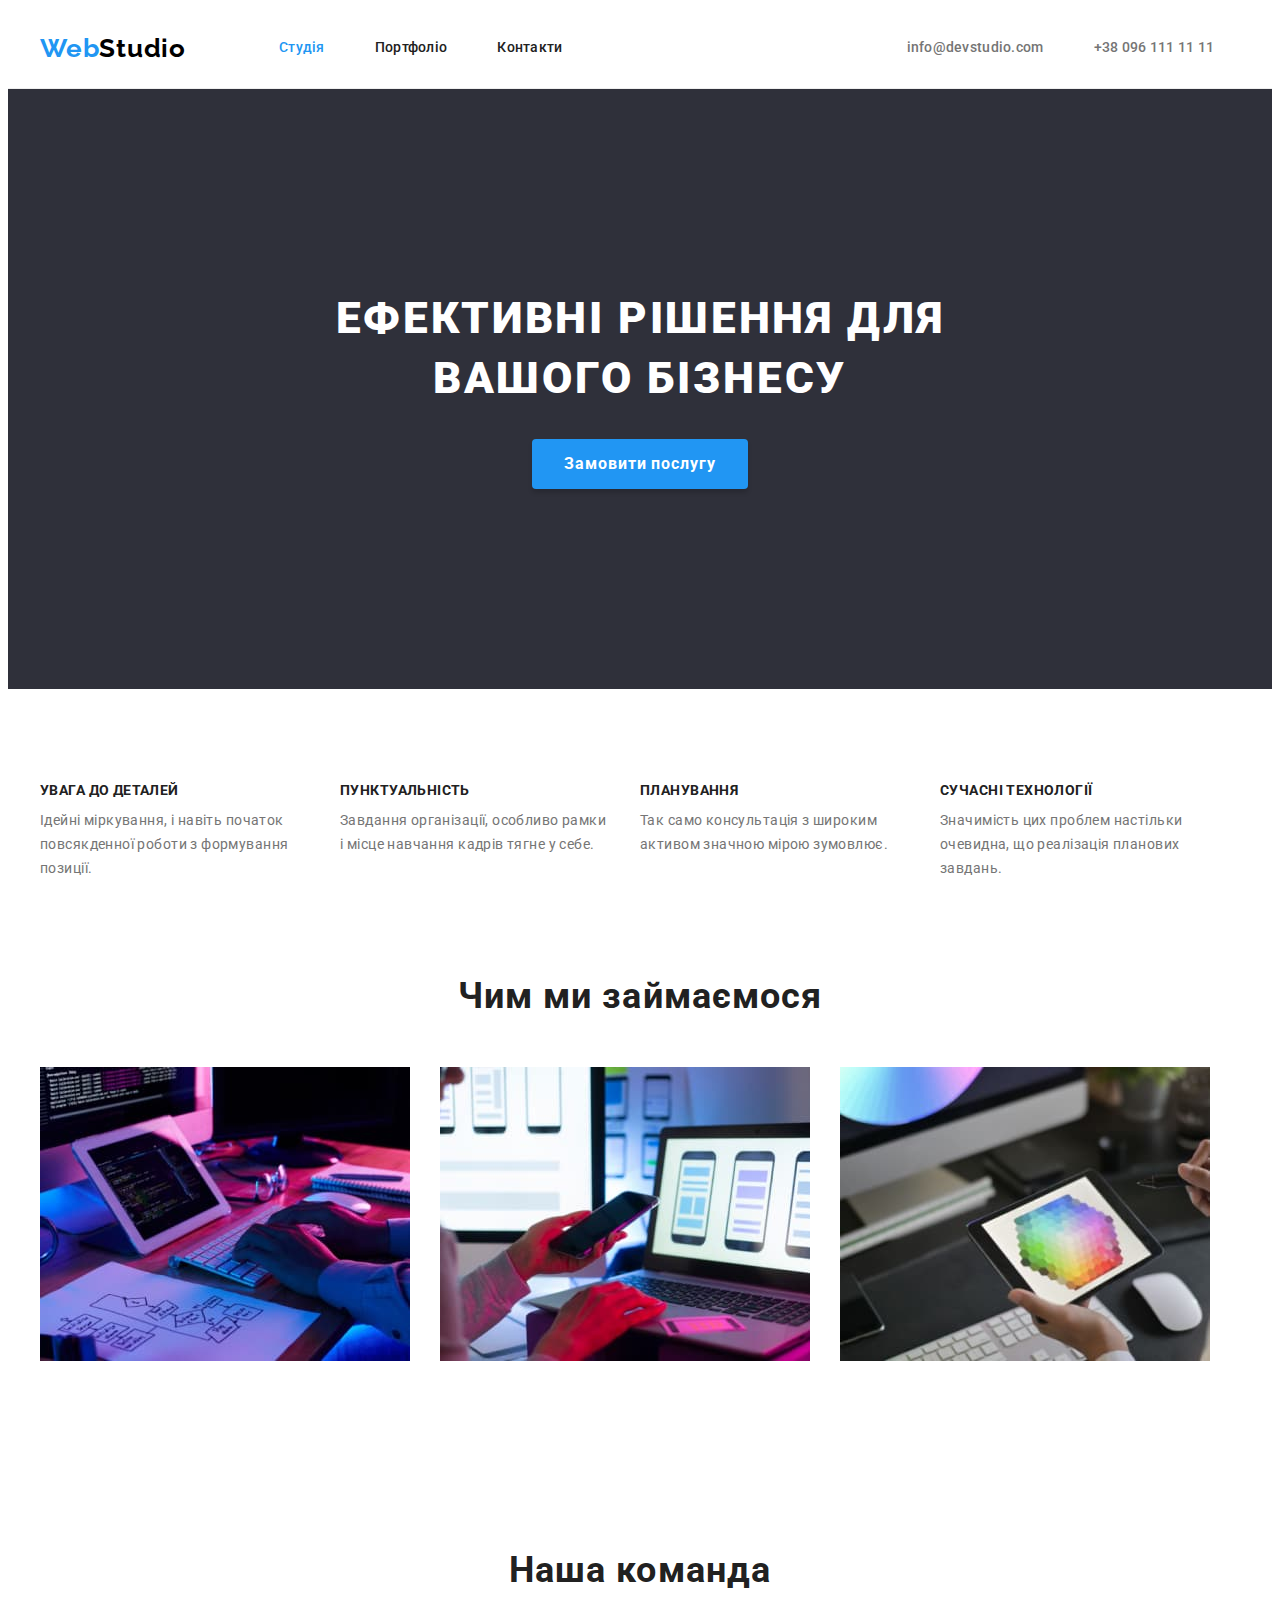
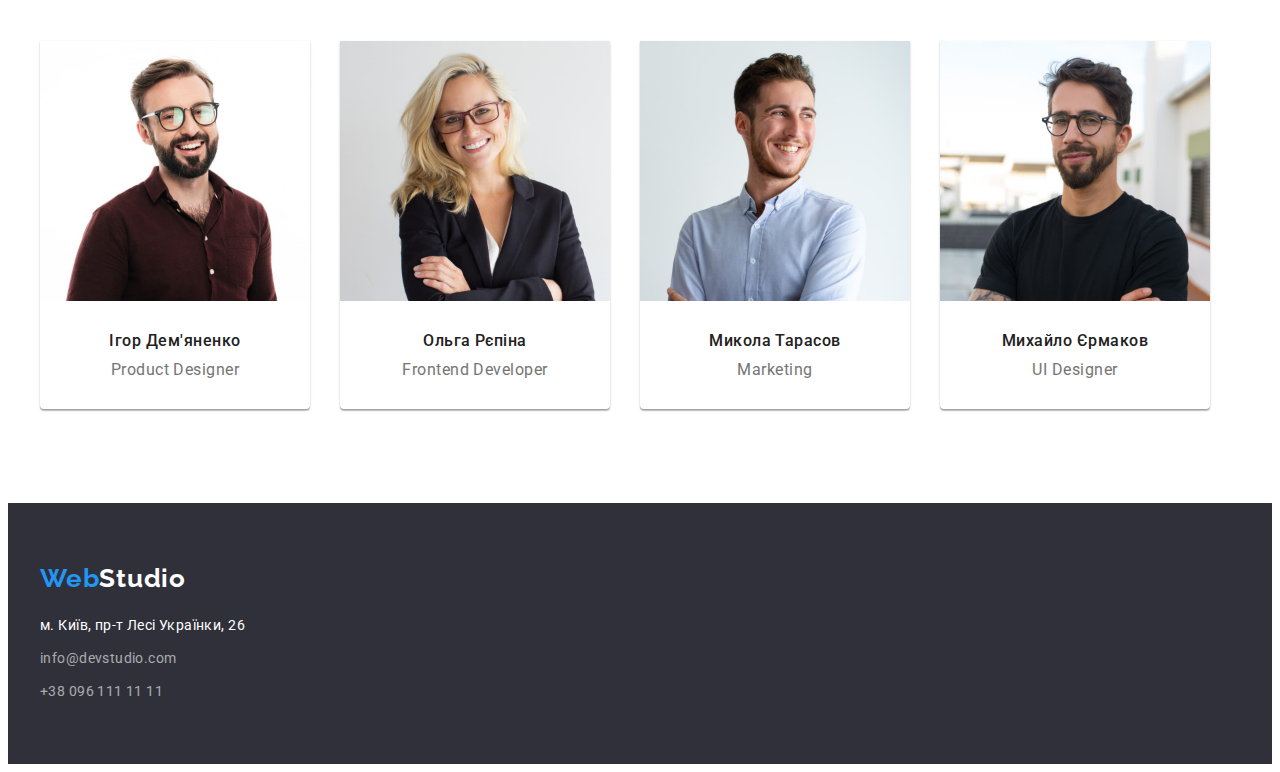
<file: index.html>
<!DOCTYPE html>
<html lang="uk">
<head>
    <meta charset="UTF-8">
    <meta http-equiv="X-UA-Compatible" content="IE=edge">
    <meta name="viewport" content="width=device-width, initial-scale=1.0">
    <title>WebStudio</title>

   <!-- Modern normalize -->
    <link rel="stylesheet" href="https://cdnjs.cloudflare.com/ajax/libs/modern-normalize/1.1.0/modern-normalize.min.css"
    integrity="sha512-wpPYUAdjBVSE4KJnH1VR1HeZfpl1ub8YT/NKx4PuQ5NmX2tKuGu6U/JRp5y+Y8XG2tV+wKQpNHVUX03MfMFn9Q=="
    crossorigin="anonymous" referrerpolicy="no-referrer" />

   <!-- Fonts -->
    <link rel="preconnect" href="https://fonts.googleapis.com" />
    <link rel="preconnect" href="https://fonts.gstatic.com" crossorigin />
    <link href="https://fonts.googleapis.com/css2?family=Raleway:wght@700&family=Roboto:wght@400;500;700;900&display=swap"
        rel="stylesheet" />

    <!-- Custom styles -->
    <link rel="stylesheet" href="./css/styles.css">

</head>
<body>
    <!-- Header section -->
    <header class="header">
        <div class="container heder-container">
            <nav class="main-nav heder-container"> 
                <a class="logo link" href="/">Web<span class="logo-header">Studio</span></a>

                <ul class="site-nav list">
                    <li class="iteam"> <a href="" class="link current ">Студія</a></li>
                    <li class="iteam"> <a href="./portfolio.html" class="link">Портфоліо</a></li>
                    <li class="iteam"> <a href="" class="link">Контакти</a></li>
                </ul>
            </nav>
            <a href="info@devstudio.com" class="contacts link contacts-iteam">info@devstudio.com</a>
            <a href="tel:+380961111111" class="contacts link contacts-iteam">+38 096 111 11 11</a>
        </div>
    </header>

  <!-- Main section -->
    <main>        
        <section class="hero">
            <div class="container">
            <h1 class="hero-title">Ефективні рішення для<br/>вашого бізнесу</h1>
            <button type="button" class="hero-button">Замовити послугу</button>
            </div>
        </section>

        <section class="section">
            <div class="container">
            <h2 hidden>Особливості</h2>
            <ul class="feature-list list">
                <li class="sub-list">
                    <h3 class="subtitle transform">УВАГА ДО ДЕТАЛЕЙ</h3>
                    <p class="text">Ідейні міркування, і навіть початок повсякденної роботи з формування позиції.</p>
                </li>
                <li class="sub-list">
                    <h3 class="subtitle transform">ПУНКТУАЛЬНІСТЬ</h3>
                    <p class="text">Завдання організації, особливо рамки і місце навчання кадрів тягне у себе.</p>
                </li>
                <li class="sub-list">
                    <h3 class="subtitle transform">ПЛАНУВАННЯ</h3>
                    <p class="text">Так само консультація з широким активом значною мірою зумовлює.</p>
                </li>
                <li class="sub-list">
                    <h3 class="subtitle transform">СУЧАСНІ ТЕХНОЛОГІЇ</h3>
                    <p class="text">Значимість цих проблем настільки очевидна, що реалізація планових завдань.</p>
                </li>
            </ul>
            </div>
        </section>

        <section class="section devices">
            <div class="container">
            <h2 class="section-title">Чим ми займаємося</h2>
            <ul class="list device-box">
                <li class="device"><img src="./images/box1.jpg" alt="девайси"></li>
                <li class="device"><img src="./images/box2.jpg" alt="девайси"></li>
                <li class="device"><img src="./images/box3.jpg" alt="девайси"></li>
            </ul>
            </div>
        </section>

        <section class="section">
            <div class="container">
            <h2 class="section-title">Наша команда</h2>
            <ul class="list our-team">
                <li class="team-cards">
                    <img src="./images/img1.jpg" 
                    alt="Член команди"
                    width="270"
                    height="260"
                    >
                    <div class="cards">
                    <h3 class="section-subtitle">Ігор Дем'яненко</h3>
                    <p class="team">Product Designer</p>
                    </div>
                </li>
                <li class="team-cards">
                    <img src="./images/img2.jpg" 
                    alt="Член команди" 
                    width="270" 
                    height="260">
                    <div class="cards">
                    <h3 class="section-subtitle">Ольга Рєпіна</h3>
                    <p class="team">Frontend Developer</p>
                    </div>
                </li>
                <li class="team-cards">
                    <img src="./images/img3.jpg"
                    alt="Член команди" 
                    width="270" 
                    height="260">
                    <div class="cards">
                    <h3 class="section-subtitle">Микола Тарасов</h3>
                    <p class="team">Marketing</p>
                    </div>
                </li>
                <li class="team-cards">
                    <img src="./images/img4.jpg" 
                    alt="Член команди" 
                    width="270" 
                    height="260">
                    <div class="cards">
                    <h3 class="section-subtitle">Михайло Єрмаков</h3>
                    <p class="team">UI Designer</p>
                    </div>
                </li>
            </ul>
            </div>
        </section>
    </main>

<!-- Footer section -->
<footer class ="footer-bg">
    <div class="container">
        <div class="ft-logo">
            <a href="./index.html" class="logo link ">Web<span class="logo-footer">Studio</span></a>
        </div>
    <address>
        <ul class="address list">
            <li class="contact-list">
                <a href="https://goo.gl/maps/HazbPc8kqFYKP1meA" 
                target="_blank"
                rel="noopener noreferrer nofololow"
                class="address city link">м. Київ, пр-т Лесі Українки, 26</a>
            </li>
            <li class="contact-list">
                <a href="mailto:info@devstudio.com" class="address info link">info@devstudio.com</a>
            </li>
            <li class="contact-list">
                <a href="tel:+380961111111" class="address info link">+38 096 111 11 11</a>
            </li>
        </ul>
    </address>
    </div>
</footer>

</body>
</html>
</file>
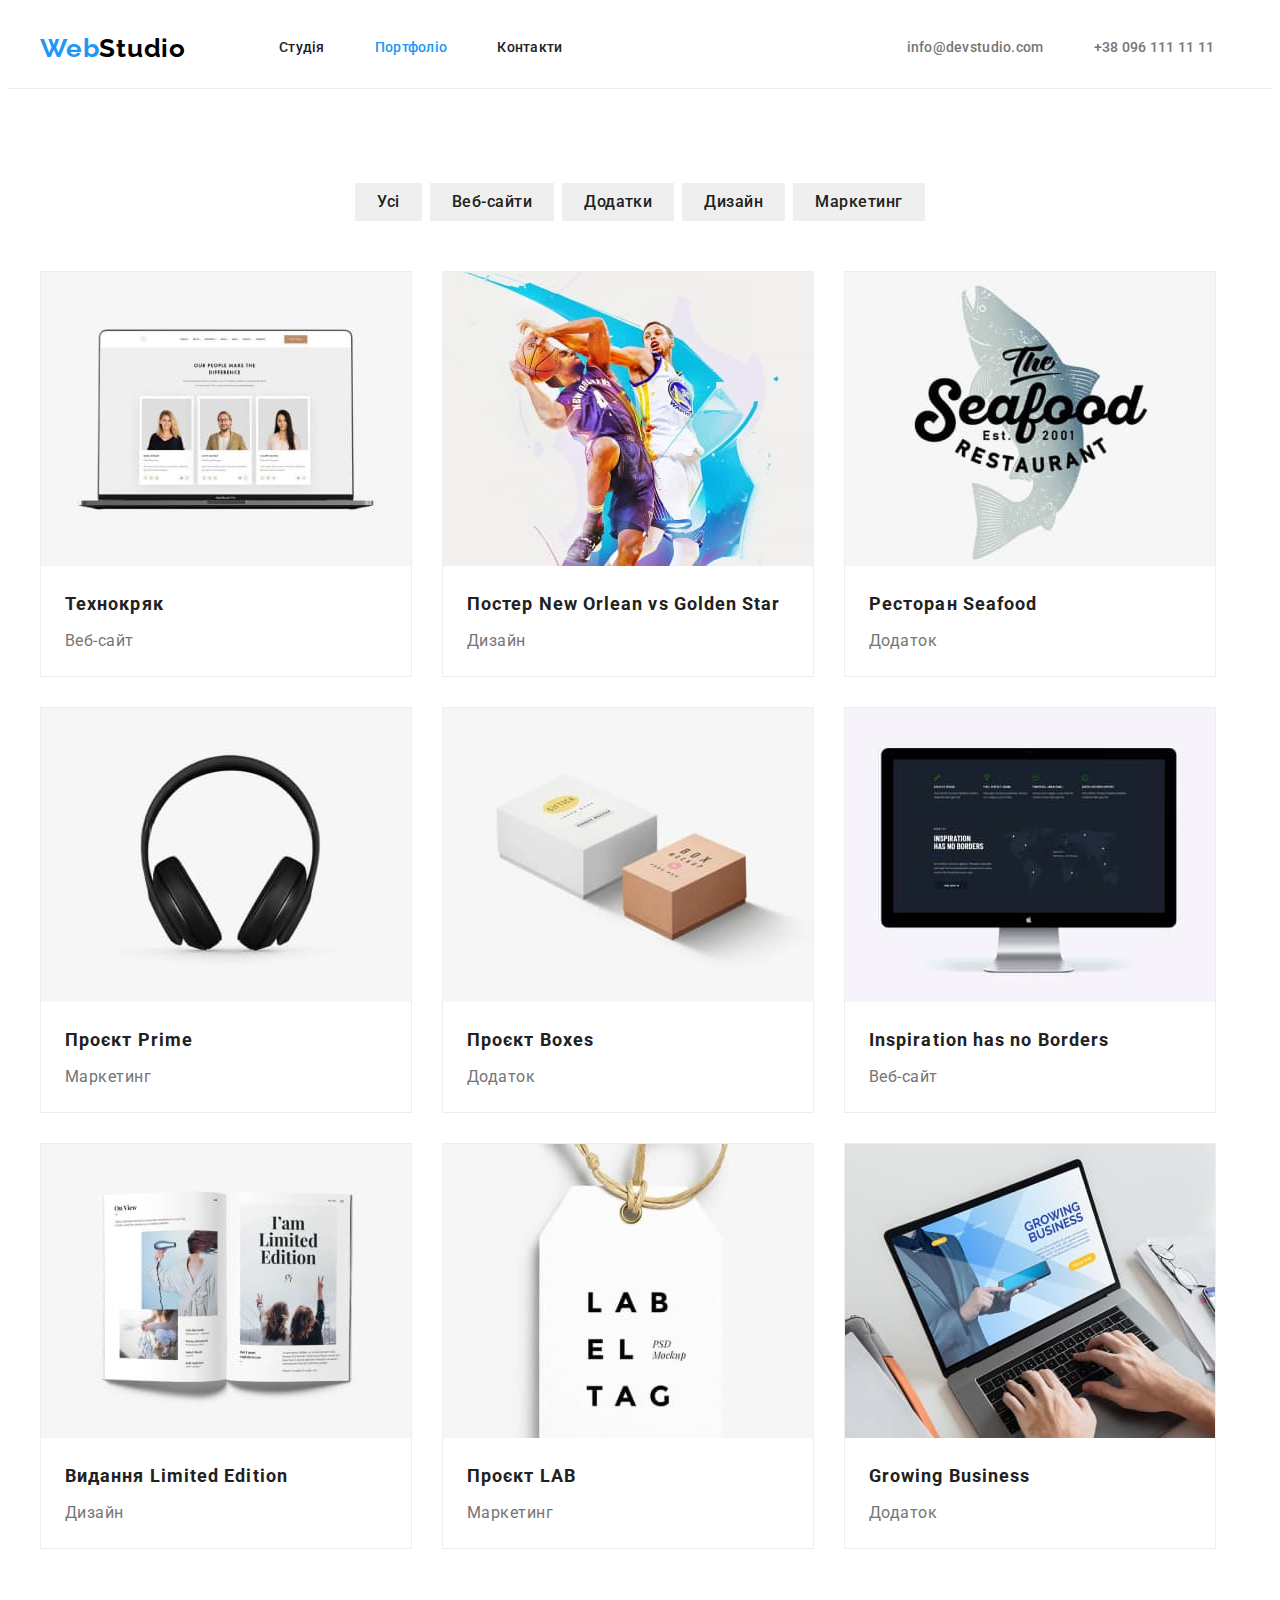
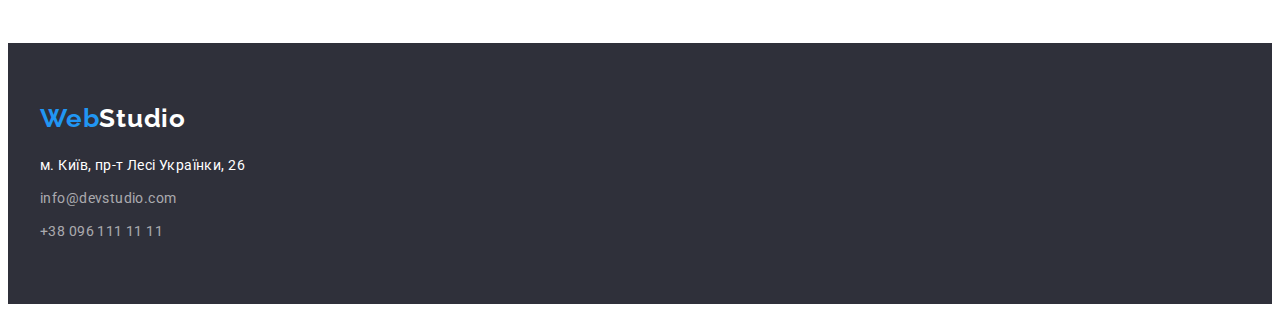
<file: portfolio.html>
<!DOCTYPE html>
<html lang="uk">

<head>
    <meta charset="UTF-8">
    <meta http-equiv="X-UA-Compatible" content="IE=edge">
    <meta name="viewport" content="width=device-width, initial-scale=1.0">
    <title>Portfolio</title>

    <!-- Modern normalize -->
    <link rel="stylesheet" href="https://cdnjs.cloudflare.com/ajax/libs/modern-normalize/1.1.0/modern-normalize.min.css"
        integrity="sha512-wpPYUAdjBVSE4KJnH1VR1HeZfpl1ub8YT/NKx4PuQ5NmX2tKuGu6U/JRp5y+Y8XG2tV+wKQpNHVUX03MfMFn9Q=="
        crossorigin="anonymous" referrerpolicy="no-referrer" />
    
    <!-- Fonts -->
    <link rel="preconnect" href="https://fonts.googleapis.com" />
    <link rel="preconnect" href="https://fonts.gstatic.com" crossorigin />
    <link href="https://fonts.googleapis.com/css2?family=Raleway:wght@700&family=Roboto:wght@400;500;700;900&display=swap"
        rel="stylesheet" />

    <!-- Custom styles -->
    <link rel="stylesheet" href="./css/styles.css">
</head>

<body>
    <!-- Header section -->
    <header class="header">
        <div class="container heder-container">
            <nav class="main-nav heder-container">
                <a class="logo link" href="/">Web<span class="logo-header">Studio</span></a>

                <ul class="site-nav list">
                    <li class="iteam"> <a href="./index.html" class="link ">Студія</a></li>
                    <li class="iteam"> <a href="" class="link current">Портфоліо</a></li>
                    <li class="iteam"> <a href="" class="link">Контакти</a></li>
                </ul>
            </nav>
            <a href="info@devstudio.com" class="contacts link contacts-iteam">info@devstudio.com</a>
            <a href="tel:+380961111111" class="contacts link contacts-iteam">+38 096 111 11 11</a>
        </div>
    </header>
<!-- Main section -->
    <main>
        <section class="project">
            <div class="container">
            <ul class="filter list">
                <li class="btn"><button type="button" class="button-filter">Усі</button></li>
                <li class="btn"><button type="button" class="button-filter">Веб-сайти</button></li>
                <li class="btn"><button type="button" class="button-filter">Додатки</button></li>
                <li class="btn"><button type="button" class="button-filter">Дизайн</button></li>
                <li class="btn"><button type="button" class="button-filter">Маркетинг</button></li>
            </ul>
            
            <h1 hidden>Портфоліо</h1>
            <ul class="list group"> 
                <li class="group-iteam">
                    <img src="./images/img5.jpg"
                    alt="Ноутбук"
                    width="370"
                    height="294">
                    <div class="group-container">
                    <h2 class="group-title">Технокряк</h2>
                    <p class="group-text">Веб-сайт</p>
                    <!-- </div> -->
                </li>                   
                <li class="group-iteam">
                    <img src="./images/img6.jpg" 
                     alt="Гра у баскетбол"
                     width="370"
                     height="294">
                    <div class="group-container">
                    <h2 class="group-title">Постер New Orlean vs Golden Star</h2>
                    <p class="group-text">Дизайн</p>
                    </div>
                </li>
                <li class="group-iteam">
                    <img src="./images/img7.jpg" 
                        alt="Логотип рестрану"
                        width="370"
                        height="294">
                    <div class="group-container">
                    <h2 class="group-title">Ресторан Seafood</h2>
                    <p class="group-text">Додаток</p>
                    </div>
                </li>
                <li class="group-iteam">
                    <img src="./images/img8.jpg" 
                        alt="Навушники"
                        width="370"
                        height="294">
                    <div class="group-container">
                    <h2 class="group-title">Проєкт Prime</h2>
                    <p class="group-text">Маркетинг</p>
                    </div>
                </li>
                <li class="group-iteam">
                    <img src="./images/img9.jpg" 
                        alt="Коробочки"
                        width="370"
                        height="294">
                    <div class="group-container">
                    <h2 class="group-title">Проєкт Boxes</h2>
                    <p class="group-text">Додаток</p>
                    </div>
                </li>
                <li class="group-iteam">
                    <img src="./images/img10.jpg" 
                        alt="Монітор"
                        width="370"
                        height="294">
                    <div class="group-container">
                    <h2 class="group-title">Inspiration has no Borders</h2>
                    <p class="group-text">Веб-сайт</p>
                    </div>
                </li>
                <li class="group-iteam">
                    <img src="./images/img11.jpg" 
                        alt="Журнал"
                        width="370"
                        height="294">
                    <div class="group-container">
                    <h2 class="group-title">Видання Limited Edition</h2>
                    <p class="group-text">Дизайн</p>
                    </div>
                </li>
                <li class="group-iteam">
                    <img src="./images/img12.jpg" 
                        alt="Етикетка"
                        width="370"
                        height="294">
                    <div class="group-container">
                    <h2 class="group-title">Проєкт LAB</h2>
                    <p class="group-text">Маркетинг</p>
                    </div>
                </li>
                <li class="group-iteam">
                    <img src="./images/img13.jpg" 
                        alt="Друк на ноутбуці"
                        width="370"
                        height="294">
                    <div class="group-container">
                    <h2 class="group-title">Growing Business</h2>
                    <p class="group-text">Додаток</p>
                    </div>
                </li>          
            </ul>
            </div>
        </section>
    </main>

<footer class="footer-bg">
    <div class="container">
        <div class="ft-logo">
            <a href="./index.html" class="logo link">Web<span class="logo-footer">Studio</span></a>
        </div>
        <address>
            <ul class="address list">
                <li class="contact-list">
                    <a href="https://goo.gl/maps/HazbPc8kqFYKP1meA" target="_blank" rel="noopener noreferrer nofololow"
                        class="address city link">м. Київ, пр-т Лесі Українки, 26</a>
                </li>
                <li class="contact-list">
                    <a href="mailto:info@devstudio.com" class="address info link">info@devstudio.com</a>
                </li>
                <li class="contact-list">
                    <a href="tel:+380961111111" class="address info link">+38 096 111 11 11</a>
                </li>
            </ul>
        </address>
    </div>
</footer>

</body>

</html>
</file>
<file: css/styles.css>
:root {
    --accent-color: #2196F3;
    --primary-text-color: #757575;
    --primary-heading-color: #212121;
    --primary-color:#FFFFFF;
    --background-color: #2F303A;
    --secondary-logo-color: #000000;
    --secondary-contacts-color:rgba(255, 255, 255, 0.6);
    --color-shadow-hero-button: rgba(0, 0, 0, 0.15);
    --color-bg-btn-filters: #F5F4FA;
    --border-color: #EEEEEE;

    /* Fonts */
    --main-font: Roboto;
    --logo-font: Raleway;
}


/* Base styles */
body {
    font-family: var(--main-font), sans-serif;
    background-color: var(--primary-color);
    color: var(--primary-text-color);
}
.list {
    padding: 0;
    margin: 0;
    list-style: none;
}
.link {
    text-decoration: none;
}

.container {
    width: 1200px;
    padding-right: 15px;
    padding-left: 15px;
    margin: 0 auto;
   
    
}

img {
    display: block;
    max-width: 100%;
    height: auto;
}

.logo {
        font-family: var(--logo-font);
        font-weight: 700;
        font-size: 26px;
        line-height: 1.19;
        letter-spacing: 0.03em;
    
        color: var(--accent-color);
}
.logo-header {
    color:var(--secondary-logo-color);
}
.logo-footer {
    color: var(--primary-color);
}
button {
    border: 0;
}

/* Header */

/*Nav*/
.header {
    border-bottom: 1px solid var(--border-color);
}
.heder-container {
    display: flex;
    align-items: center;
}
.main-nav {
    display: flex;
}
.site-nav {
    display: flex;
    margin-left: 93px;
    margin-right: 344px;
}

 .site-nav .iteam:not(:last-child) {
    margin-right: 50px;
}

.site-nav .link {
    display: block;
    padding-top: 32px;
    padding-bottom: 32px;

    color: var(--primary-heading-color);
    font-weight: 500;
    font-size: 14px;
    line-height: 1.14;
    letter-spacing: 0.02em;
}
.site-nav .link:hover,
.site-nav .link:focus {
    color: var(--accent-color);
}
.site-nav .link.current {
    color: var(--accent-color);
}
.contacts {
    color: var(--primary-text-color);
    font-weight: 500;
    font-size: 14px;
    line-height: 1.14;
    letter-spacing: 0.02em;
}
.contacts:hover,
.contacts:focus {
    color: var(--accent-color);
}
.contacts-iteam +.contacts-iteam{
    margin-left: 50px;
}


/* Hero*/
.hero {
    background: var(--background-color);
    text-align: center;
    padding-top: 200px;
    padding-bottom: 200px;
}
.hero-title {
    margin-top: 0;
    margin-bottom: 30px;
    
    color: var(--primary-color);
    font-weight: 900;
    font-size: 44px;
    line-height: 1.36;
    letter-spacing: 0.06em;
    text-transform: uppercase;

     
}
.hero-button {
    padding: 10px 32px;
    
    color: var(--primary-color);
    background:var(--accent-color) ;
    box-shadow: 0px 4px 4px var(--color-shadow-hero-button);
    border-radius: 4px;

    font-family: inherit;
    font-weight: 700;
    font-size: 16px;
    line-height: 1.9;
    align-items: center;   
    letter-spacing: 0.06em;
    cursor: pointer;
}


/*Section*/
.section {
    padding-top: 94px;
    padding-bottom: 94px;
}

.section-title {
    margin-top: 0;
    margin-bottom: 50px;

    color: var(--primary-heading-color);

    font-weight: 700;
    font-size: 36px;
    line-height: 1.17;
    text-align: center;
    letter-spacing: 0.03em;
}


/* Features */

.feature-list {
    display: flex;
}
.sub-list {
    width: 270px;
}
 .feature-list .sub-list:not(:last-child) {
     margin-right: 30px;
 }
.subtitle {
    margin-top: 0;
    margin-bottom: 10px;

    color: var(--primary-heading-color);
    font-size: 14px;
    line-height: 1.14;
    letter-spacing: 0.03em;     
    
}
.subtitle .transform {
    text-transform: uppercase;
}
.text {
    margin-top: 0;
    margin-bottom: 0;
    color: var(--primary-text-color);
    font-size: 14px;
    line-height: 1.71;
    letter-spacing: 0.03em;
}

/* What are we doing? */
/* Чим займаємося */
.devices {
    padding-top: 0;
    
}
.device-box {
    display: flex;
}
.device:not(:last-child) {
    margin-right: 30px;
}
/* Our-team */
/* Наша команда */
.our-team {
    display: flex;

}
.team-cards {
    background: var(--primary-color);
    box-shadow: 0px 1px 3px rgba(0, 0, 0, 0.12), 0px 1px 1px rgba(0, 0, 0, 0.14), 0px 2px 1px rgba(0, 0, 0, 0.2);
    border-radius: 0px 0px 4px 4px;
}
.team-cards:not(:last-child) {
    margin-right: 30px;
    
}
.team {
    margin-top: 0;
    margin-bottom: 0;

    color: var(--primary-text-color);

    font-size: 16px;
    line-height: 1.19;
    letter-spacing: 0.03em;
}
.cards{
    padding-top: 30px;
    padding-bottom: 30px;
    text-align: center;
}
 .section-subtitle {
    margin-top: 0;
    margin-bottom: 10px;
    
    color: var(--primary-heading-color);
    font-weight: 500;
    font-size: 16px;
    line-height: 1.19;
    letter-spacing: 0.03em;
 }
 
/* Footer*/
.address {
    font-style: normal;
    font-size: 14px;
    line-height: 1.71;
    letter-spacing: 0.03em;  
}
.ft-logo {
    margin-bottom: 20px;
}
.contact-list:not(:last-child) {
    margin-bottom: 9px;
}
.address .city {
    color: var(--primary-color);   
}
.address .info {
    color: var(--secondary-contacts-color); 
}
.address:hover,
.address:focus {
    color: var(--accent-color);
}
.footer-bg {
    background: var(--background-color);
    padding-top: 60px;
    padding-bottom: 60px;
}

/* Portfolio */
.project {
    padding-top: 94px;
    padding-bottom: 94px;
}
.filter {
    display: flex;
    justify-content: center;
    margin-bottom: 50px;
}
.btn {
    background: var(--color-bg-btn-filters);
}
.btn:not(:last-child) {
    margin-right: 8px;
}
.button-filter {
    padding: 6px 22px;
   
    color: var(--primary-heading-color); 

    font-family: inherit;
    font-style: normal;
    font-weight: 500;
    font-size: 16px;
    line-height: 1.62;
    text-align: center;
    letter-spacing: 0.03em;
    cursor: pointer;
}
.button-filter:hover,
.button-filter:focus {
    background: var(--accent-color);
}
.group {
    display: flex;
    flex-wrap: wrap;
}
.group-iteam {
    width: 370px;
    background: var(--primary-color);
    border: 1px solid var(--border-color);
}
.group-iteam:not(:nth-child(3n)) {
    margin-right: 30px;
}
.group-iteam:not(:nth-last-child(-n+3)) {
    margin-bottom: 30px;
}
.group-container {
   padding: 20px 24px;
}
    
.group-title {   
    margin-top: 0;
    margin-bottom: 4px;

    color: var(--primary-heading-color);

    font-size: 18px;
    line-height: 2;
    letter-spacing: 0.06em;
}
.group-text {
    margin-top: 0;
    margin-bottom: 0;
        
    color: var(--primary-text-color);

    font-size: 16px;
    line-height: 1.88;
    letter-spacing: 0.03em;
}
</file>
